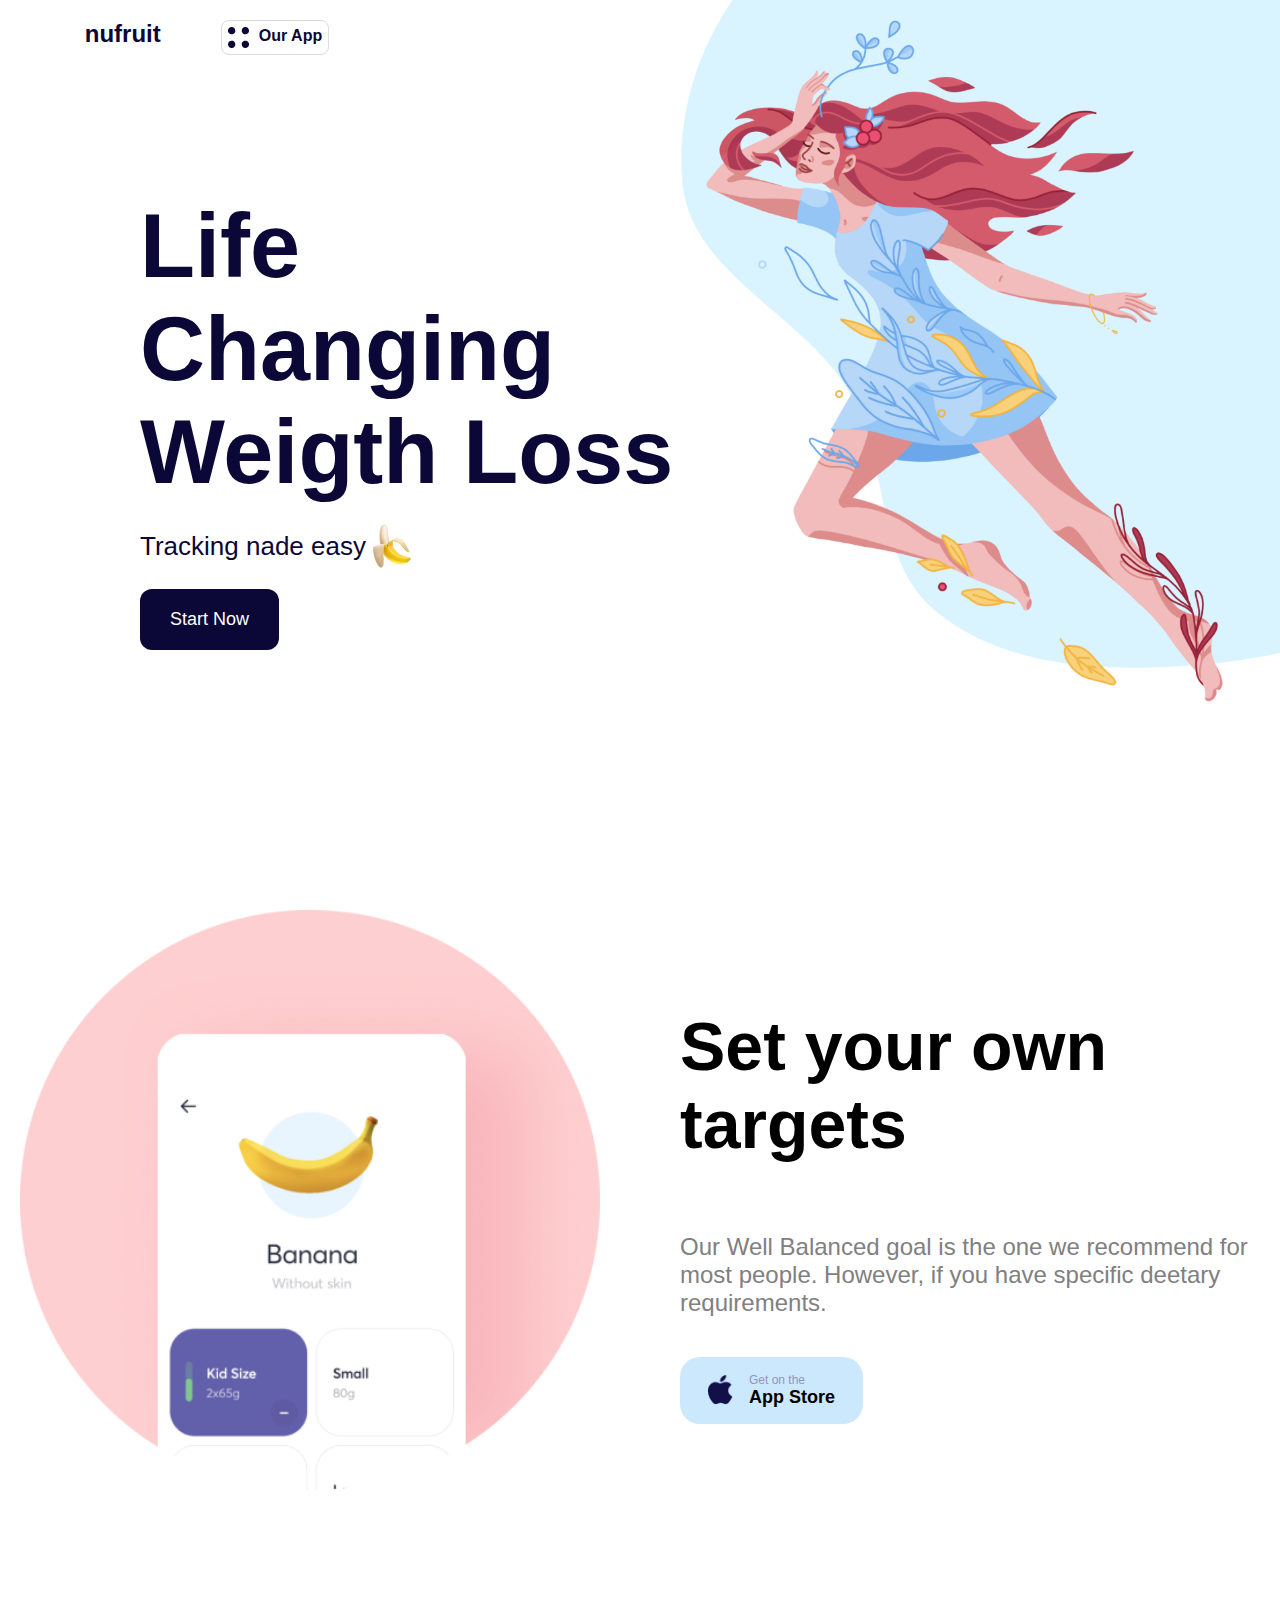
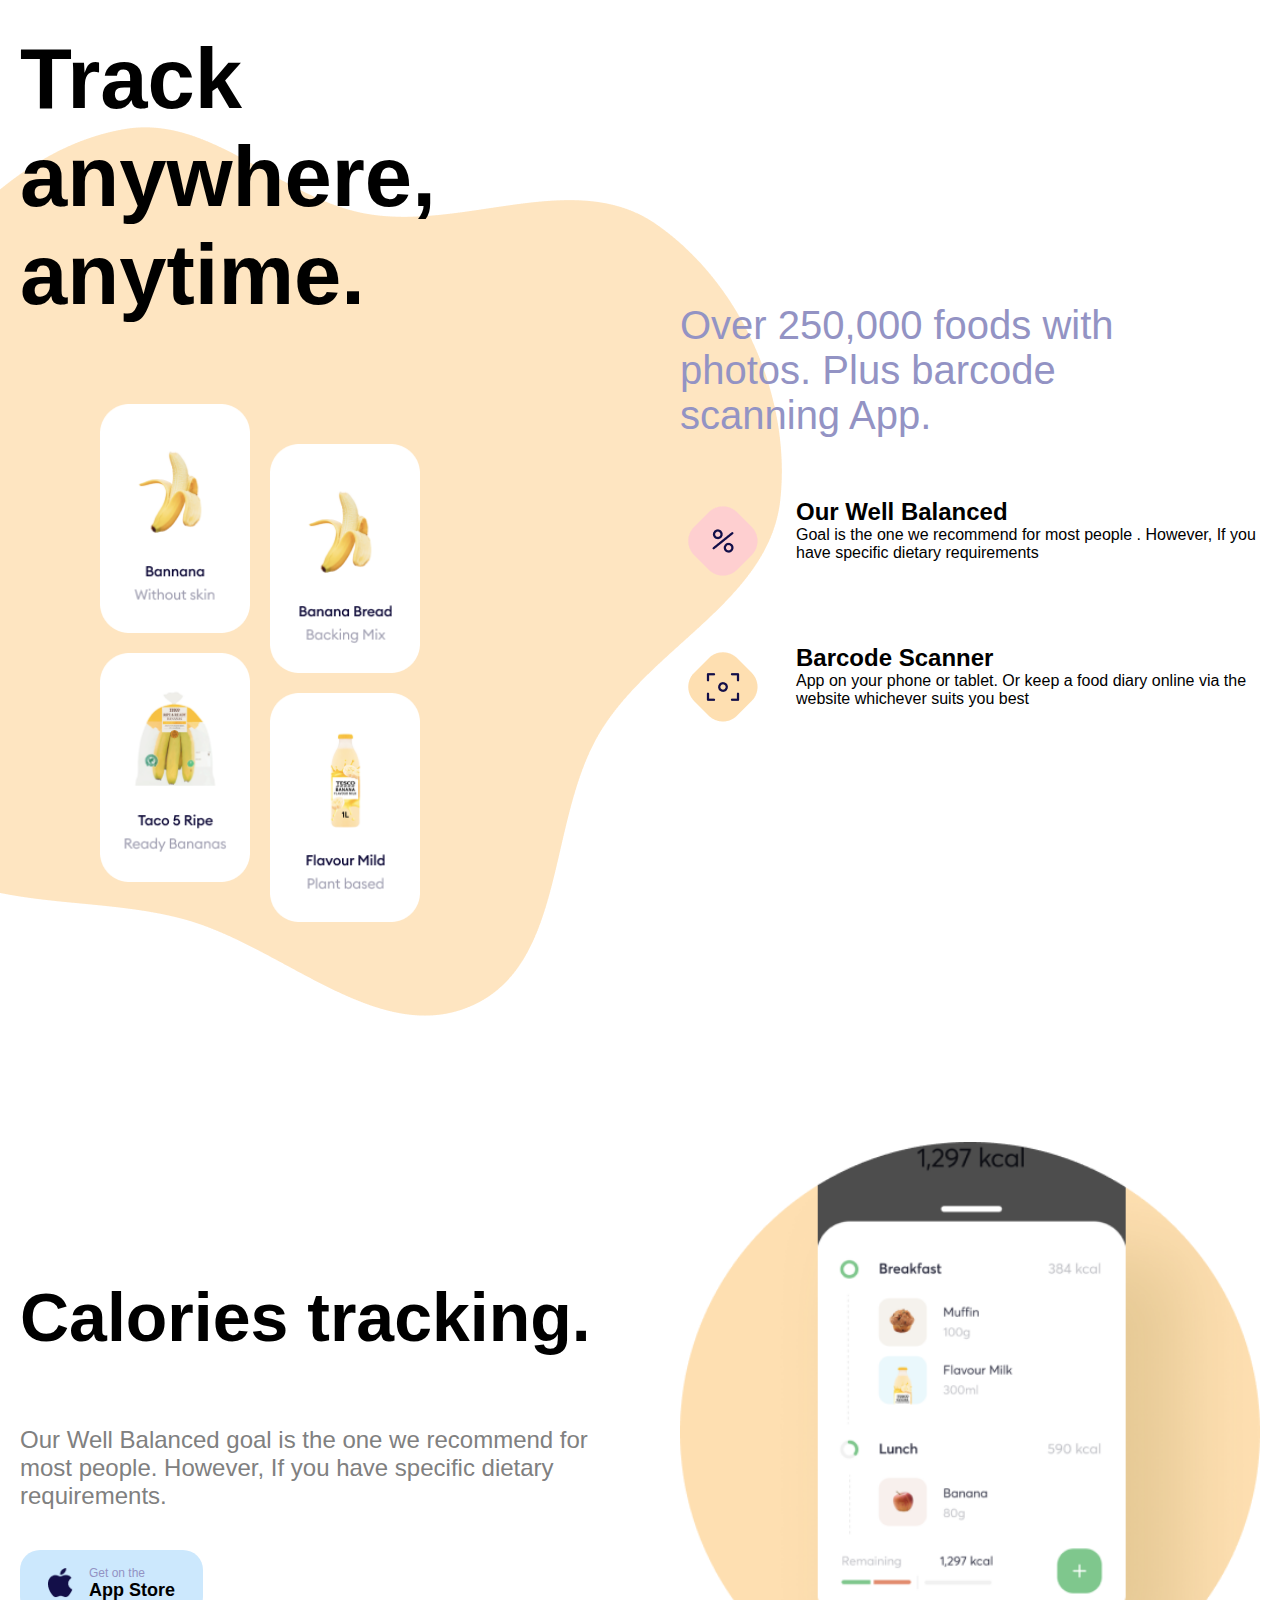
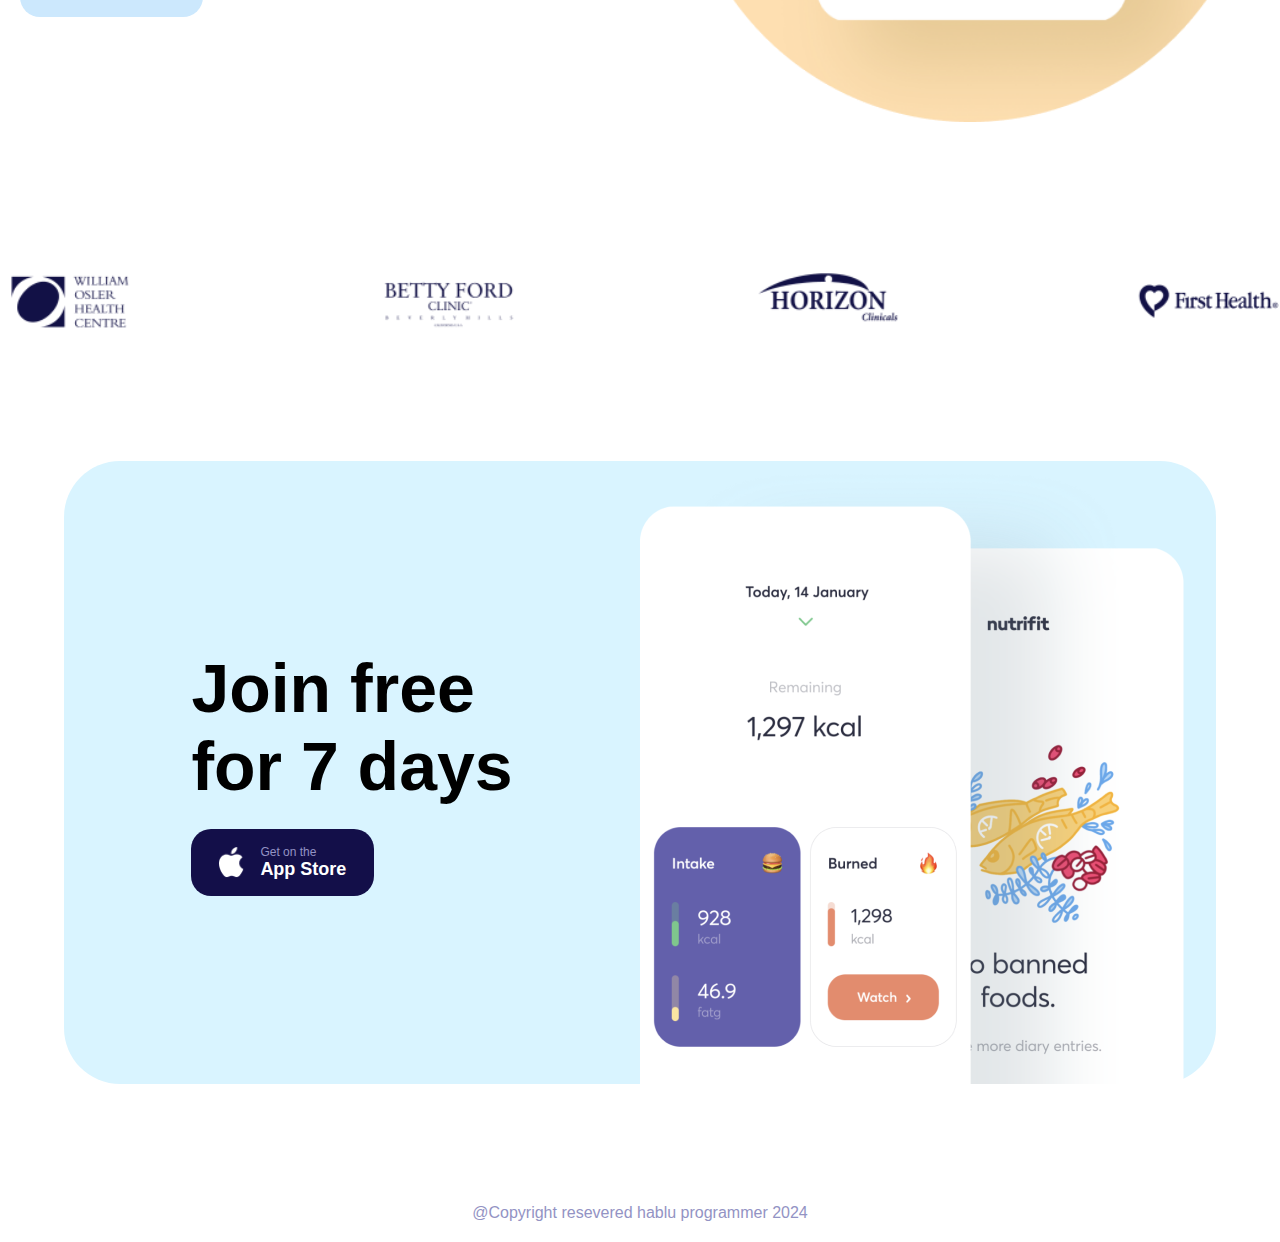
<file: project.html>
<!DOCTYPE html>
<html lang="en">
<head>
    <meta charset="UTF-8">
    <meta name="viewport" content="width=device-width, initial-scale=1.0">
    <link rel="stylesheet" href="project.css">
    <title> NuFruit Care Service</title>
</head>
<body>
    <!-- this is nav bar section-->  
<nav class="navbar">
        <h3>nufruit</h3>
 <div>
        <img src="menu.png" alt="">
    Our App
    </div> 
</nav>    
    

<!--banner section-->


<img class="banner-img" src="image1.png" alt="">
<section class="banner-section container">
    <h1> Life <br>
    Changing <br>
Weigth Loss </h1>
<div>
    Tracking nade easy <img src="banicon.png" alt="">

</div>
    <button>Start Now</button>
</section>

<!--This is target section-->
 
<section class="target-section container between">
    <img src="target.png" alt="">
    <div class="details-section">
        <h2>Set your own targets</h2>
        <p class="details">Our Well Balanced goal is  the one we recommend for most people. However, if you have specific deetary requirements.</p>


        <div class="store-design">
            <img src="black-apple.png" alt="">
            <div>
                <p>Get on the</p>
                <h3>App Store</h3>
            </div>
        </div>
    </div>
</section>

<!--This is Track section-->

<section class="track-section">
    <img class="bg-track" src="bg 3.png" alt="">
    <section class="container between">
        <div class="left-section">
          <h2>
            Track<br>
            anywhere,<br>
             anytime.
          </h2>
          
        <div class="image-grid">
            <div>
                <img src="banana.png" alt="">
                <img src="taco.png" alt="">
            </div>

            <div>
                <img src="banana-bread.png" alt="">
                <img src="flavour-mild.png" alt="">
            </div>
        </div>
        </div>





        <div class="right-section">
            <h3>
                Over 250,000 foods with photos. Plus barcode scanning App.
            </h3>
            <div class="details-div">
                <img src="percent.png" alt="">
                <div>
                    <h2>
                        Our Well Balanced
                    </h2>
                    <p>Goal is the one we recommend for most people . However, If you have specific dietary requirements </p>
                </div>
            </div>


            <div class="details-div">
                <img src="camera.png" alt="">
                <div>
                    <h2>
                       Barcode Scanner 
                    </h2>
                    <p>App on your phone or tablet.  Or keep a food diary online via the website whichever suits you best</p>
                </div>
            </div>


        </div>
    </section>
</section>

<!--Calories Section-->


<section class="target-section container between">
    
    <div class="details-section">
        <h2>Calories tracking.</h2>
        <p class="details">Our Well Balanced goal is the one we recommend for most people. However, If you have specific dietary requirements.</p>


        <div class="store-design">
            <img src="black-apple.png" alt="">
            <div>
                <p>Get on the</p>
                <h3>App Store</h3>
            </div>
        </div>
    </div>
    
    <img src="calories.png" alt="">
</section>


<section class="company">
    <img src="companies.png" alt="">
</section>

<!--join section-->

<section class="join">
    <div class="details">
        <h2> Join free <br>
        for 7 days </h2>
        <div class="store-design">
            <img src="white-apple.png" alt="">

        <div>
            <p>Get on the </p>
            <h3> App Store</h3>
        </div>
        </div>
    </div>
    <img src="free-section.png" alt="">
</section>


<!--copyright section-->


<section class="copyright">
    @Copyright resevered hablu programmer 2024
</section>

</body>
</html>
</file>
<file: project.css>
*{
    padding: 0;
    margin: 0;
    box-sizing: border-box;
}
body{
    font-family: Verdana, Geneva, Tahoma, sans-serif;
}

/*  Common css style start*/
 .container{
    max-width: 1240px;
    margin: 0% auto;
 }

 .between{
    display: grid;
    gap: 5rem;
    grid-template-columns: repeat(2, minmax(0, 1fr));
    align-items: center;
 }
/*  Common css  style end */

.navbar{
    max-width: 93%;
    margin: 0% auto;
    display: flex;
    gap: 60px;
    padding: 20px 40px;
    color: #0b0736;

    & h3{
        font-weight: bold;
        font-size: 24px;
    }
    & div{
        border: 1px solid gainsboro;
        padding: 6px;
        display: flex;
        gap: 10px;
        font-weight: 700;
        border-radius: 8px;
        cursor: pointer;
    }
}
.banner-img{
    position: absolute;
    width: 55dvw;
    right: 0;
    top: 0;
    z-index: -155;
}
.banner-section{
    padding: 120px 0;
    margin-left: 140px;

    & h1{
        font-size: 90px;
        font-weight: 600;
        color: #0b0736;
    }

    & div{
        padding: 20px 0;
        display: flex;
        gap: 4px;
        color: #0b0736;
        align-items: center;
        justify-items: center;
        font-size: 26px;
    }

}
button{
    color: white;
    background-color: #0b0736;
    border-radius: 12px;
    font-size: 18px;
    font-weight: 500;
    padding: 20px 30px ;
    border: none;
    cursor: pointer;

}

/* <!--This is target section--> */

.target-section{
    padding: 140px 0 ;
   


    & img{
        width: 100%;
        height: 100%;
        object-fit: cover;
    }
 .details-section{

    & h2{
        font-size: 68px;
        font-weight: 550;
        padding: 30px 0;
    }

    .details{
        padding: 40px 0;
        color: grey;
        font-size: 24px;
        font-weight: 400;
    }

    .store-design{
        display: flex;
        align-items: center;
        gap: 16px;
        padding: 16px  28px ;
        background-color: #cce8fd;
        border-radius: 20px;
        width: fit-content;


        & p{
            font-size: 12px;
            color: #9393c4;
        }

        & h3{
            font-size: 18px;
            font-weight: 600;
        }


        & img{
            width: 25px;
        }
    }
 }    
}



/* Track Section */


.track-section{
    position: relative;

    .bg-track{
        position: absolute;
        z-index: -1;
        left: 0%;
        top: 10%;
    }
    
    .left-section{

        & h2{
            font-size: 85px;
        }

        .image-grid{
            padding: 80px;
            padding-left: 80px;
            display: flex;
            gap: 20px;

             & div{
                width: 150px;
                display: flex;
                flex-direction: column;
                gap: 20px;
             }
             & div:nth-child(2){
                margin-top: 40px;
             }
        }
    }


    .right-section{
        & h3{
            font-size: 40px;
            font-weight: 400;
            color: #9393c4;
            padding-right: 8rem;
        }

        .details-div{
            display: flex;
            align-items: start;
            gap: 30px;
            margin-top: 60px; 
            
            &div{
                padding-top: 20px;
            
                & h2{
                    font-size: 24px;
                    font-size: 600;
                }

                & p{
                    font-size: 20px;
                    color: #9393c4;
                    font-size: 400;
                    padding-top: 20px;
                    max-width: 300px;
                }
            }
        }
    }
}

/* This is Company Section*/

.company{
    display: flex;
    align-items: center;
    justify-content: center;

    & img{
        width: 100%;
        height: 100%;
        object-fit: cover;
    }

}


/* This is Join Section*/


.join{
    width: 90%;
    margin: 120px auto;
    background-color: #d9f4ff;
    border-radius: 56px;
    display: grid;
    align-items: center;
    grid-template-columns: repeat(2, minmax(0, 1fr));

    .details{
        display: flex;
        justify-content: center;
        margin: 0% auto;
        flex-direction: column;
        gap: 24px;
    }
     
    & h2{
        font-size: 68px;
    }
    .store-design{
        display: flex;
        align-items: center;
        gap: 16px;
        padding: 16px  28px ;
        background-color: #130f49;
        border-radius: 20px;
        width: fit-content;


        & p{
            font-size: 12px;
            color: #9393c4;
        }

        & h3{
            font-size: 18px;
            font-weight: 600;
            color: white;
        }


        & img{
            width: 25px;
        }
    }
}


/* This is copyright section*/

.copyright{
    text-align: center;
    color: #9393c4;
    margin-bottom: 20px;
}




/* responsive for mobile */

@media (max-device-width: 767px){

    .container{
        padding: 0 16px;
     }
    
     .between{
        gap: 3rem;
        grid-template-columns: repeat(1, minmax(0, 1fr));      
}

.banner-section{
    padding: 60px 16px;
    margin-left: 140px;
    right: 115px;

    & h1{
        font-size: 40px;
       
    }

    & div{
        padding: 16px 0;
      
        font-size: 20px;
    }
}
.track-section{


    .bg-track{
      
        left: 0%;
        top: 0%;
        width: 100%;
    }
    
    .left-section{

        & h2{
            font-size: 40px;
        }

        .image-grid{
            padding: 40px;
            padding-left: 40px;
           
            gap: 16px;

             & div{
                width: 130px;
               
                gap: 16px;
             }
 
        }
    }


    .right-section{
        & h3{
            font-size: 24px;
          
            padding-right: 0rem;
        }

        .details-div{
       
            gap: 16px;
            margin-top: 24px; 
            
            &div{
                padding-top: 16px;
            
                
            }
        }
    }
}
 .company{
    margin-top: 30px;
 }

 .join{

    margin: 80px auto;

    border-radius: 24px;
    
    grid-template-columns: repeat(1, minmax(0, 1fr));

    .details{
      
        margin: 16px auto;
      
    }
     
    & h2{
        font-size: 40px;
    }
    .store-design{
        gap: 12px;
        padding: 12px  24px ;
        border-radius: 14px;


       

        & h3{
            font-size: 16px;
        }


        & img{
            width: 20px;
        }
    }

    & img{
        width: 100%;
    }
}

}
</file>
